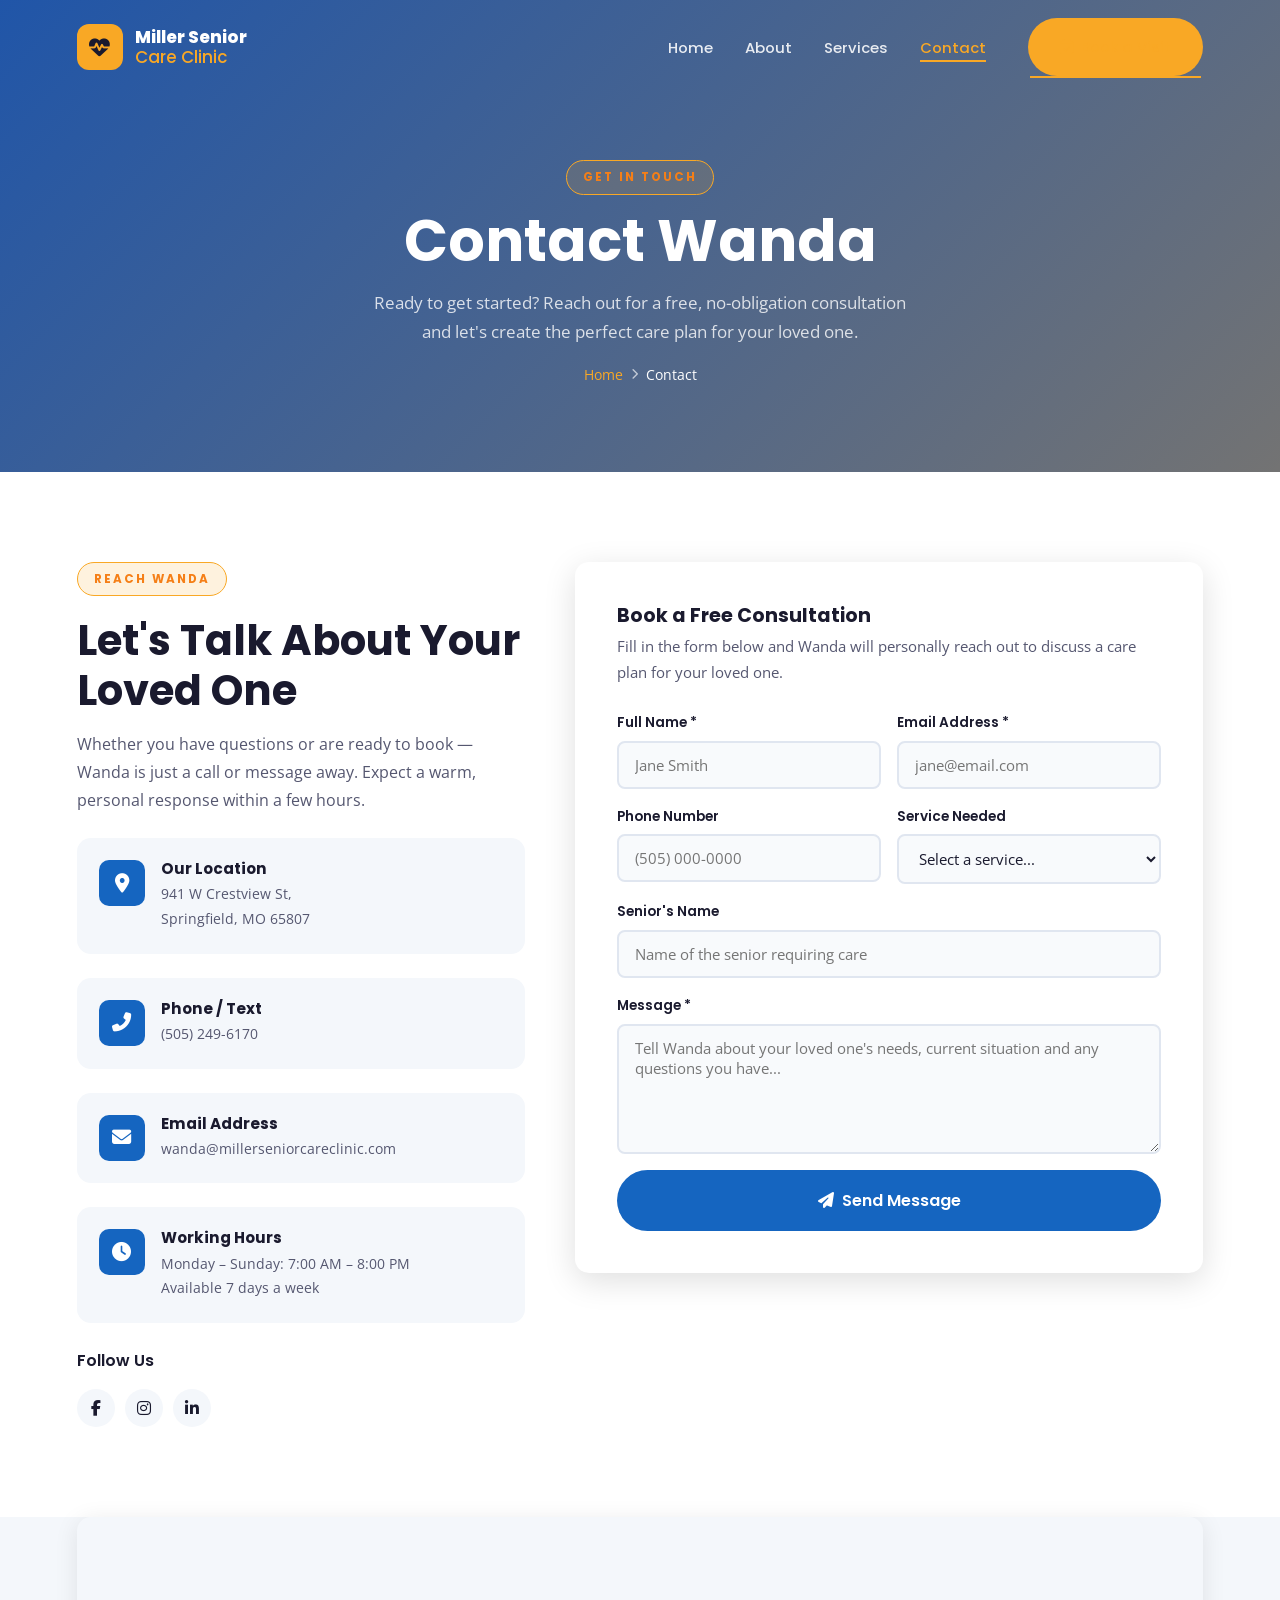
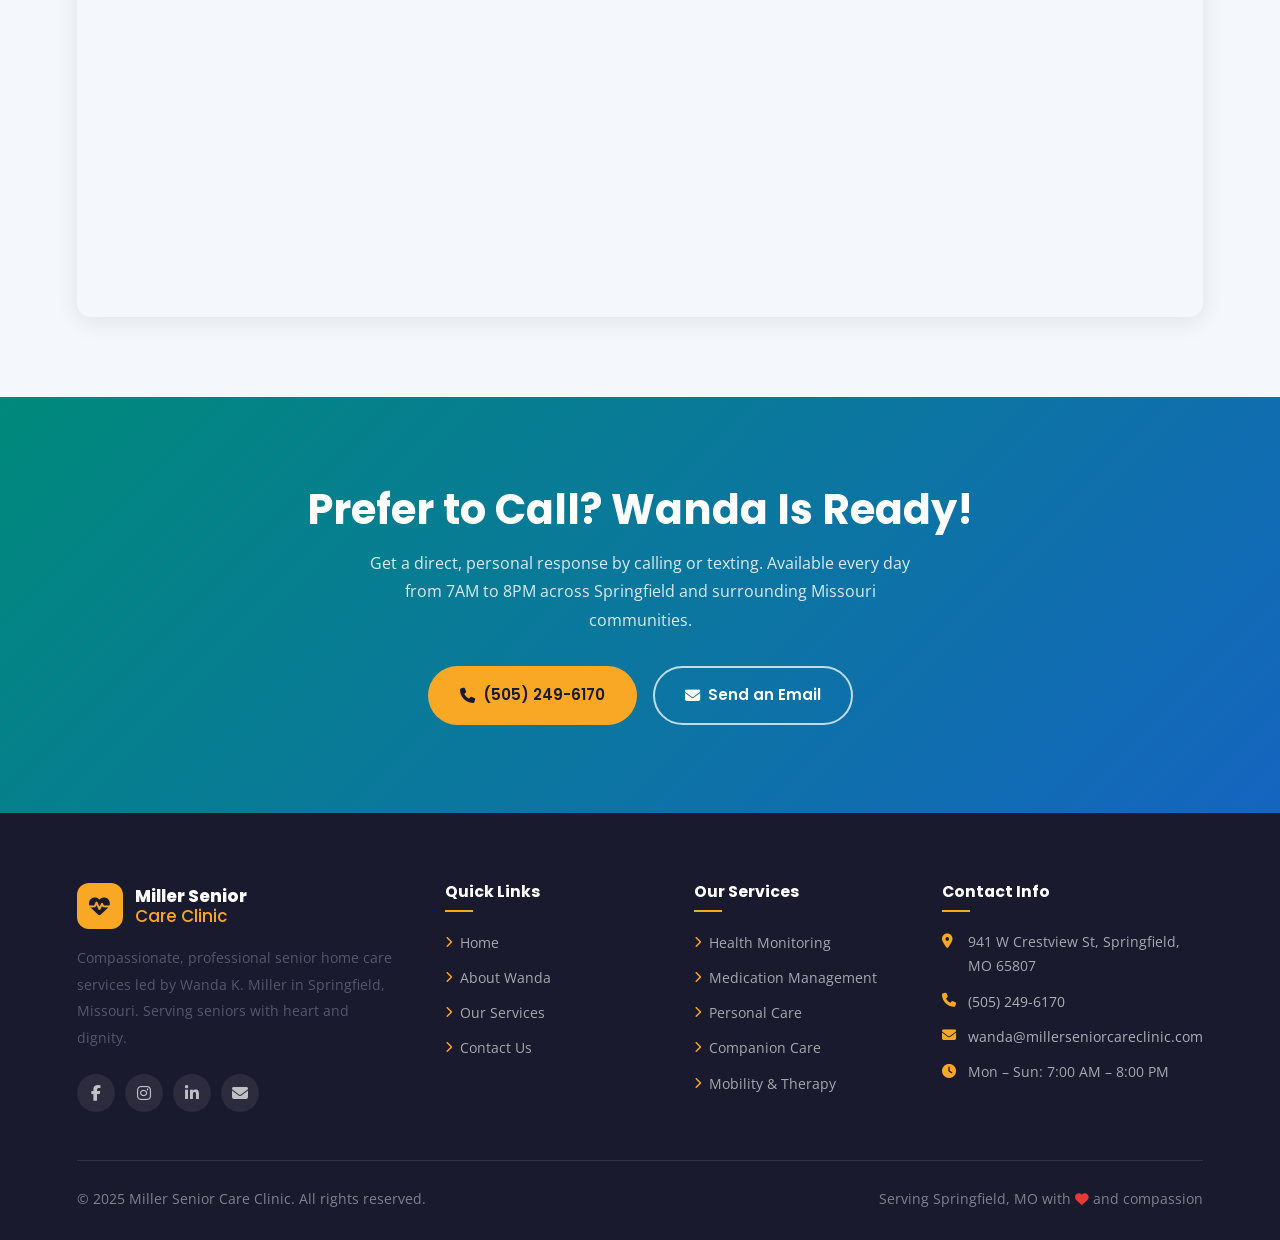
<file: contact.html>
<!doctype html>
<html lang="en">
  <head>
    <meta charset="UTF-8" />
    <meta name="viewport" content="width=device-width, initial-scale=1.0" />
    <meta
      name="description"
      content="Contact Miller Senior Care Clinic – Book a free consultation with Wanda K. Miller in Springfield, Missouri."
    />
    <title>Contact Us | Miller Senior Care Clinic</title>
    <link rel="icon" href="assets/images/favicon.ico" type="image/x-icon" />
    <link rel="preconnect" href="https://fonts.googleapis.com" />
    <link rel="preconnect" href="https://fonts.gstatic.com" crossorigin />
    <link
      href="https://fonts.googleapis.com/css2?family=Poppins:wght@400;500;600;700;800&family=Open+Sans:wght@400;500;600&display=swap"
      rel="stylesheet"
    />
    <link
      rel="stylesheet"
      href="https://cdnjs.cloudflare.com/ajax/libs/font-awesome/6.5.0/css/all.min.css"
    />
    <link rel="stylesheet" href="assets/css/style.css" />
  </head>
  <body>
    <!-- NAVBAR -->
    <nav class="navbar">
      <a href="index.html" class="nav-logo">
        <div class="logo-icon"><i class="fas fa-heartbeat"></i></div>
        <div class="logo-text">Miller Senior <span>Care Clinic</span></div>
      </a>
      <ul class="nav-links">
        <li><a href="index.html">Home</a></li>
        <li><a href="about.html">About</a></li>
        <li><a href="services.html">Services</a></li>
        <li><a href="contact.html" class="active">Contact</a></li>
        <li class="nav-cta">
          <a href="contact.html" class="btn btn-primary">
            <i class="fas fa-calendar-check"></i> Book a Visit
          </a>
        </li>
      </ul>
      <div
        class="hamburger"
        aria-label="Toggle Menu"
        role="button"
        tabindex="0"
      >
        <span></span><span></span><span></span>
      </div>
    </nav>

    <!-- PAGE HERO -->
    <div class="page-hero contact-hero-bg">
      <div class="page-hero-content">
        <span class="section-tag">Get In Touch</span>
        <h1>Contact Wanda</h1>
        <p>
          Ready to get started? Reach out for a free, no-obligation consultation
          and let's create the perfect care plan for your loved one.
        </p>
        <div class="breadcrumb">
          <a href="index.html">Home</a>
          <i class="fas fa-chevron-right" style="font-size: 0.7rem"></i>
          <span>Contact</span>
        </div>
      </div>
    </div>

    <!-- CONTACT SECTION -->
    <section class="contact-section">
      <div class="contact-grid">
        <!-- Left: Contact Info -->
        <div class="contact-info">
          <div>
            <span class="section-tag">Reach Wanda</span>
            <h2 class="section-title" style="margin-top: 8px">
              Let's Talk About Your Loved One
            </h2>
            <p style="margin-bottom: 0">
              Whether you have questions or are ready to book — Wanda is just a
              call or message away. Expect a warm, personal response within a
              few hours.
            </p>
          </div>

          <div class="ci-card reveal">
            <div class="ci-icon"><i class="fas fa-map-marker-alt"></i></div>
            <div class="ci-text">
              <h4>Our Location</h4>
              <p>941 W Crestview St,<br />Springfield, MO 65807</p>
            </div>
          </div>

          <div class="ci-card reveal">
            <div class="ci-icon"><i class="fas fa-phone-alt"></i></div>
            <div class="ci-text">
              <h4>Phone / Text</h4>
              <p>
                <a href="tel:+15052496170" style="color: var(--gray)"
                  >(505) 249-6170</a
                >
              </p>
            </div>
          </div>

          <div class="ci-card reveal">
            <div class="ci-icon"><i class="fas fa-envelope"></i></div>
            <div class="ci-text">
              <h4>Email Address</h4>
              <p>
                <a
                  href="mailto:wanda@millerseniorcareclinic.com"
                  style="color: var(--gray)"
                  >wanda@millerseniorcareclinic.com</a
                >
              </p>
            </div>
          </div>

          <div class="ci-card reveal">
            <div class="ci-icon"><i class="fas fa-clock"></i></div>
            <div class="ci-text">
              <h4>Working Hours</h4>
              <p>
                Monday – Sunday: 7:00 AM – 8:00 PM<br />Available 7 days a week
              </p>
            </div>
          </div>

          <div>
            <p
              style="
                font-family: var(--font-head);
                font-weight: 600;
                color: var(--dark);
                margin-bottom: 14px;
              "
            >
              Follow Us
            </p>
            <div class="social-links">
              <a
                href="#"
                aria-label="Facebook"
                style="background: var(--light-gray); color: var(--dark)"
                ><i class="fab fa-facebook-f"></i
              ></a>
              <a
                href="#"
                aria-label="Instagram"
                style="background: var(--light-gray); color: var(--dark)"
                ><i class="fab fa-instagram"></i
              ></a>
              <a
                href="#"
                aria-label="LinkedIn"
                style="background: var(--light-gray); color: var(--dark)"
                ><i class="fab fa-linkedin-in"></i
              ></a>
            </div>
          </div>
        </div>

        <!-- Right: Contact Form -->
        <div class="contact-form-wrap reveal">
          <h3>Book a Free Consultation</h3>
          <p>
            Fill in the form below and Wanda will personally reach out to
            discuss a care plan for your loved one.
          </p>

          <form
            id="contactForm"
            action="https://formsubmit.co/wanda@millerseniorcareclinic.com"
            method="POST"
            novalidate
          >
            <!-- FormSubmit.co Config -->
            <input
              type="hidden"
              name="_subject"
              value="New Care Consultation Request – Miller Senior Care Clinic"
            />
            <input type="hidden" name="_captcha" value="false" />
            <input type="hidden" name="_template" value="table" />
            <input type="text" name="_honey" style="display: none" />

            <div class="form-row">
              <div class="form-group">
                <label for="name">Full Name *</label>
                <input
                  type="text"
                  id="name"
                  name="name"
                  placeholder="Jane Smith"
                  required
                />
              </div>
              <div class="form-group">
                <label for="email">Email Address *</label>
                <input
                  type="email"
                  id="email"
                  name="email"
                  placeholder="jane@email.com"
                  required
                />
              </div>
            </div>

            <div class="form-row">
              <div class="form-group">
                <label for="phone">Phone Number</label>
                <input
                  type="tel"
                  id="phone"
                  name="phone"
                  placeholder="(505) 000-0000"
                />
              </div>
              <div class="form-group">
                <label for="service">Service Needed</label>
                <select id="service" name="service">
                  <option value="" disabled selected>
                    Select a service...
                  </option>
                  <option value="Health Monitoring">Health Monitoring</option>
                  <option value="Medication Management">
                    Medication Management
                  </option>
                  <option value="Personal Care Assistance">
                    Personal Care Assistance
                  </option>
                  <option value="Companion Care">Companion Care</option>
                  <option value="Mobility & Therapy Support">
                    Mobility & Therapy Support
                  </option>
                  <option value="Nutrition & Meal Support">
                    Nutrition & Meal Support
                  </option>
                  <option value="Dementia & Memory Care">
                    Dementia & Memory Care
                  </option>
                  <option value="Post-Hospital Recovery Care">
                    Post-Hospital Recovery Care
                  </option>
                  <option value="Light Housekeeping">Light Housekeeping</option>
                  <option value="Not Sure / Multiple Services">
                    Not Sure / Multiple Services
                  </option>
                </select>
              </div>
            </div>

            <div class="form-group">
              <label for="senior_name">Senior's Name</label>
              <input
                type="text"
                id="senior_name"
                name="senior_name"
                placeholder="Name of the senior requiring care"
              />
            </div>

            <div class="form-group">
              <label for="message">Message *</label>
              <textarea
                id="message"
                name="message"
                placeholder="Tell Wanda about your loved one's needs, current situation and any questions you have..."
                required
              ></textarea>
            </div>

            <button
              type="submit"
              id="submitBtn"
              class="btn btn-blue"
              style="
                width: 100%;
                justify-content: center;
                font-size: 1rem;
                padding: 16px;
              "
            >
              <i class="fas fa-paper-plane"></i> Send Message
            </button>

            <div
              id="formSuccess"
              class="form-success"
              style="display: none; margin-top: 16px"
            >
              <i
                class="fas fa-check-circle"
                style="color: var(--blue); font-size: 1.4rem"
              ></i>
              <span>Message sent! Wanda will get back to you very soon.</span>
            </div>

            <div
              id="formError"
              style="
                display: none;
                background: #fff3f3;
                border: 1px solid #e53935;
                border-radius: 8px;
                padding: 14px 18px;
                color: #c62828;
                font-size: 0.9rem;
                margin-top: 14px;
                align-items: center;
                gap: 10px;
              "
            >
              <i class="fas fa-exclamation-circle"></i>
              <span
                >Something went wrong. Please call Wanda directly at
                <strong>(505) 249-6170</strong>.</span
              >
            </div>
          </form>
        </div>
      </div>
    </section>

    <!-- GOOGLE MAP -->
    <section class="map-section">
      <div class="map-wrap reveal">
        <iframe
          src="https://www.google.com/maps/embed?pb=!1m18!1m12!1m3!1d3!2d-93.3301!3d37.1985!2m3!1f0!2f0!3f0!3m2!1i1024!2i768!4f13.1!3m3!1m2!1s0x87cf62f0a0a0a0a1%3A0x1234567890abcdef!2s941%20W%20Crestview%20St%2C%20Springfield%2C%20MO%2065807!5e0!3m2!1sen!2sus!4v1234567890"
          allowfullscreen=""
          loading="lazy"
          referrerpolicy="no-referrer-when-downgrade"
          title="Miller Senior Care Clinic – 941 W Crestview St, Springfield MO"
        >
        </iframe>
      </div>
    </section>

    <!-- CTA BANNER -->
    <section class="cta-banner">
      <h2 class="reveal">Prefer to Call? Wanda Is Ready!</h2>
      <p class="reveal">
        Get a direct, personal response by calling or texting. Available every
        day from 7AM to 8PM across Springfield and surrounding Missouri
        communities.
      </p>
      <div class="cta-btns reveal">
        <a href="tel:+15052496170" class="btn btn-primary"
          ><i class="fas fa-phone"></i> (505) 249-6170</a
        >
        <a href="mailto:wandamillen@email.com" class="btn btn-outline"
          ><i class="fas fa-envelope"></i> Send an Email</a
        >
      </div>
    </section>

    <!-- FOOTER -->
    <footer>
      <div class="footer-grid">
        <div class="footer-brand">
          <div class="nav-logo" style="margin-bottom: 0">
            <div class="logo-icon"><i class="fas fa-heartbeat"></i></div>
            <div class="logo-text">Miller Senior <span>Care Clinic</span></div>
          </div>
          <p>
            Compassionate, professional senior home care services led by Wanda
            K. Miller in Springfield, Missouri. Serving seniors with heart and
            dignity.
          </p>
          <div class="social-links">
            <a href="#" aria-label="Facebook"
              ><i class="fab fa-facebook-f"></i
            ></a>
            <a href="#" aria-label="Instagram"
              ><i class="fab fa-instagram"></i
            ></a>
            <a href="#" aria-label="LinkedIn"
              ><i class="fab fa-linkedin-in"></i
            ></a>
            <a href="mailto:wanda@millerseniorcareclinic.com" aria-label="Email"
              ><i class="fas fa-envelope"></i
            ></a>
          </div>
        </div>
        <div class="footer-col">
          <h4>Quick Links</h4>
          <ul>
            <li>
              <a href="index.html"><i class="fas fa-chevron-right"></i> Home</a>
            </li>
            <li>
              <a href="about.html"
                ><i class="fas fa-chevron-right"></i> About Wanda</a
              >
            </li>
            <li>
              <a href="services.html"
                ><i class="fas fa-chevron-right"></i> Our Services</a
              >
            </li>
            <li>
              <a href="contact.html"
                ><i class="fas fa-chevron-right"></i> Contact Us</a
              >
            </li>
          </ul>
        </div>
        <div class="footer-col">
          <h4>Our Services</h4>
          <ul>
            <li>
              <a href="services.html"
                ><i class="fas fa-chevron-right"></i> Health Monitoring</a
              >
            </li>
            <li>
              <a href="services.html"
                ><i class="fas fa-chevron-right"></i> Medication Management</a
              >
            </li>
            <li>
              <a href="services.html"
                ><i class="fas fa-chevron-right"></i> Personal Care</a
              >
            </li>
            <li>
              <a href="services.html"
                ><i class="fas fa-chevron-right"></i> Companion Care</a
              >
            </li>
            <li>
              <a href="services.html"
                ><i class="fas fa-chevron-right"></i> Mobility & Therapy</a
              >
            </li>
          </ul>
        </div>
        <div class="footer-col">
          <h4>Contact Info</h4>
          <ul class="footer-contact-list">
            <li>
              <i class="fas fa-map-marker-alt"></i> 941 W Crestview St,
              Springfield, MO 65807
            </li>
            <li>
              <i class="fas fa-phone"></i
              ><a
                href="tel:+15052496170"
                style="color: rgba(255, 255, 255, 0.65)"
              >
                (505) 249-6170</a
              >
            </li>
            <li>
              <i class="fas fa-envelope"></i
              ><a
                href="mailto:wanda@millerseniorcareclinic.com"
                style="color: rgba(255, 255, 255, 0.65)"
              >
                wanda@millerseniorcareclinic.com</a
              >
            </li>
            <li><i class="fas fa-clock"></i> Mon – Sun: 7:00 AM – 8:00 PM</li>
          </ul>
        </div>
      </div>
      <div class="footer-bottom">
        <p>© 2025 Miller Senior Care Clinic. All rights reserved.</p>
        <p>
          Serving Springfield, MO with
          <i class="fas fa-heart" style="color: #e53935"></i> and compassion
        </p>
      </div>
    </footer>

    <button id="backToTop" aria-label="Back to top">
      <i class="fas fa-chevron-up"></i>
    </button>
    <script src="assets/js/main.js"></script>

    <!-- ── INLINE FORM JS ── -->
    <script>
      (function () {
        const form = document.getElementById("contactForm");
        const btn = document.getElementById("submitBtn");
        const successBox = document.getElementById("formSuccess");
        const errorBox = document.getElementById("formError");
        const emailReg = /^[^\s@]+@[^\s@]+\.[^\s@]+$/;

        function showFieldError(el, msg) {
          el.style.borderColor = "#c62828";
          const err = document.createElement("span");
          err.className = "field-error";
          err.style.cssText =
            "color:#c62828;font-size:0.80rem;margin-top:4px;display:block;";
          err.textContent = msg;
          el.parentNode.appendChild(err);
        }

        function clearErrors() {
          form.querySelectorAll(".field-error").forEach((e) => e.remove());
          form
            .querySelectorAll("input, textarea, select")
            .forEach((el) => (el.style.borderColor = ""));
          successBox.style.display = "none";
          errorBox.style.display = "none";
        }

        form.addEventListener("submit", async function (e) {
          e.preventDefault();
          clearErrors();

          const nameEl = document.getElementById("name");
          const emailEl = document.getElementById("email");
          const messageEl = document.getElementById("message");

          let valid = true;
          if (!nameEl.value.trim()) {
            showFieldError(nameEl, "Please enter your full name.");
            valid = false;
          }
          if (!emailReg.test(emailEl.value.trim())) {
            showFieldError(emailEl, "Please enter a valid email address.");
            valid = false;
          }
          if (!messageEl.value.trim()) {
            showFieldError(messageEl, "Please enter your message.");
            valid = false;
          }
          if (!valid) return;

          // Loading state
          btn.disabled = true;
          btn.innerHTML = '<i class="fas fa-spinner fa-spin"></i> Sending...';

          try {
            const res = await fetch(form.action, {
              method: "POST",
              body: new FormData(form),
              headers: { Accept: "application/json" },
            });

            if (res.ok) {
              form.reset();
              btn.disabled = false;
              btn.innerHTML = '<i class="fas fa-paper-plane"></i> Send Message';
              successBox.style.display = "flex";
              errorBox.style.display = "none";
              window.scrollTo({
                top:
                  successBox.getBoundingClientRect().top + window.scrollY - 100,
                behavior: "smooth",
              });
            } else {
              throw new Error("Server error");
            }
          } catch (err) {
            btn.disabled = false;
            btn.innerHTML = '<i class="fas fa-paper-plane"></i> Send Message';
            errorBox.style.display = "flex";
            successBox.style.display = "none";
          }
        });

        // Live border reset on input
        form.querySelectorAll("input, textarea, select").forEach((el) => {
          el.addEventListener("input", function () {
            this.style.borderColor = "";
            const err = this.parentNode.querySelector(".field-error");
            if (err) err.remove();
          });
        });
      })();
    </script>
  </body>
</html>
</file>
<file: assets/css/style.css>
/* ================================================
   MILLER SENIOR CARE CLINIC — style.css
   ================================================ */

/* ── 1. CSS Variables ── */
:root {
  --blue:         #1565C0;
  --blue-light:   #1976D2;
  --blue-dark:    #0D47A1;
  --teal:         #00897B;
  --teal-light:   #26A69A;
  --gold:         #F9A825;
  --gold-dark:    #F57F17;
  --dark:         #1A1A2E;
  --gray:         #555770;
  --light-gray:   #F4F7FB;
  --white:        #FFFFFF;
  --shadow:       0 4px 24px rgba(0,0,0,0.09);
  --shadow-md:    0 8px 32px rgba(0,0,0,0.13);
  --radius:       14px;
  --transition:   all 0.3s ease;
  --font-head:    'Poppins', sans-serif;
  --font-body:    'Open Sans', sans-serif;
}

/* ── 2. Reset & Base ── */
*, *::before, *::after { box-sizing: border-box; margin: 0; padding: 0; }
html { scroll-behavior: smooth; }
body {
  font-family: var(--font-body);
  color: var(--dark);
  background: var(--white);
  line-height: 1.75;
  overflow-x: hidden;
}
img { max-width: 100%; display: block; }
a  { text-decoration: none; color: inherit; }
ul { list-style: none; }

/* ── 3. Typography ── */
h1,h2,h3,h4 { font-family: var(--font-head); line-height: 1.2; }
h1 { font-size: clamp(2.2rem, 5vw, 3.6rem); }
h2 { font-size: clamp(1.8rem, 3.5vw, 2.6rem); }
h3 { font-size: 1.2rem; }
p  { color: var(--gray); }

.section-tag {
  display: inline-block;
  background: rgba(249,168,37,0.15);
  color: var(--gold-dark);
  border: 1px solid var(--gold);
  font-family: var(--font-head);
  font-weight: 700;
  font-size: 0.74rem;
  letter-spacing: 2px;
  text-transform: uppercase;
  padding: 6px 16px;
  border-radius: 50px;
  margin-bottom: 12px;
}
.section-title { color: var(--dark); margin-bottom: 14px; }
.section-sub { max-width: 600px; margin: 0 auto 50px; text-align: center; font-size: 1.02rem; }
.text-center { text-align: center; }

/* ── 4. Buttons ── */
.btn {
  display: inline-flex;
  align-items: center;
  gap: 8px;
  padding: 14px 30px;
  border-radius: 50px;
  font-family: var(--font-head);
  font-weight: 600;
  font-size: 0.95rem;
  cursor: pointer;
  border: 2px solid transparent;
  transition: var(--transition);
  text-decoration: none;
}
.btn-primary {
  background: var(--gold);
  color: var(--dark);
}
.btn-primary:hover {
  background: var(--gold-dark);
  transform: translateY(-2px);
  box-shadow: 0 8px 25px rgba(249,168,37,0.40);
}
.btn-outline {
  background: transparent;
  color: var(--white);
  border-color: rgba(255,255,255,0.75);
}
.btn-outline:hover {
  background: var(--white);
  color: var(--blue-dark);
  transform: translateY(-2px);
}
.btn-blue {
  background: var(--blue);
  color: var(--white);
}
.btn-blue:hover {
  background: var(--blue-dark);
  transform: translateY(-2px);
  box-shadow: 0 8px 25px rgba(21,101,192,0.35);
}
.btn-teal {
  background: var(--teal);
  color: var(--white);
}
.btn-teal:hover {
  background: #00695C;
  transform: translateY(-2px);
  box-shadow: 0 8px 25px rgba(0,137,123,0.35);
}

/* ── 5. Navbar ── */
.navbar {
  position: fixed;
  top: 0; left: 0; right: 0;
  z-index: 1000;
  display: flex;
  align-items: center;
  justify-content: space-between;
  padding: 18px 6%;
  transition: var(--transition);
  background: transparent;
}
.navbar.scrolled {
  background: var(--blue-dark);
  padding: 12px 6%;
  box-shadow: var(--shadow-md);
}
.nav-logo {
  display: flex;
  align-items: center;
  gap: 12px;
}
.nav-logo .logo-icon {
  width: 46px; height: 46px;
  background: var(--gold);
  border-radius: 12px;
  display: flex; align-items: center; justify-content: center;
  font-size: 1.3rem;
  color: var(--dark);
}
.nav-logo .logo-text {
  font-family: var(--font-head);
  font-weight: 800;
  font-size: 1.05rem;
  color: var(--white);
  line-height: 1.2;
}
.nav-logo .logo-text span { color: var(--gold); display: block; font-weight: 500; }

.nav-links {
  display: flex;
  align-items: center;
  gap: 32px;
}
.nav-links a {
  color: rgba(255,255,255,0.88);
  font-family: var(--font-head);
  font-weight: 500;
  font-size: 0.93rem;
  position: relative;
  transition: var(--transition);
}
.nav-links a::after {
  content: '';
  position: absolute;
  bottom: -4px; left: 0;
  width: 0; height: 2px;
  background: var(--gold);
  transition: var(--transition);
}
.nav-links a:hover, .nav-links a.active { color: var(--gold); }
.nav-links a:hover::after, .nav-links a.active::after { width: 100%; }
.nav-cta { margin-left: 10px; }

.hamburger {
  display: none;
  flex-direction: column;
  gap: 5px;
  cursor: pointer;
  padding: 4px;
  z-index: 1001;
}
.hamburger span {
  display: block;
  width: 26px; height: 3px;
  background: var(--white);
  border-radius: 3px;
  transition: var(--transition);
}
.hamburger.open span:nth-child(1) { transform: translateY(8px) rotate(45deg); }
.hamburger.open span:nth-child(2) { opacity: 0; }
.hamburger.open span:nth-child(3) { transform: translateY(-8px) rotate(-45deg); }

/* ── 6. Hero ── */
.hero {
  position: relative;
  min-height: 100vh;
  display: flex;
  align-items: center;
  background: url('https://images.unsplash.com/photo-1576765608866-5b51046452be?w=1600&q=80') center/cover no-repeat;
}
.hero::before {
  content: '';
  position: absolute; inset: 0;
  background: linear-gradient(135deg, rgba(13,71,161,0.92) 0%, rgba(0,0,0,0.60) 100%);
}
.hero-content {
  position: relative;
  padding: 130px 6% 90px;
  max-width: 720px;
}
.hero-badge {
  display: inline-flex;
  align-items: center;
  gap: 8px;
  background: rgba(249,168,37,0.15);
  border: 1px solid rgba(249,168,37,0.60);
  color: var(--gold);
  padding: 8px 18px;
  border-radius: 50px;
  font-size: 0.80rem;
  font-weight: 600;
  letter-spacing: 1px;
  text-transform: uppercase;
  margin-bottom: 22px;
}
.hero-content h1 { color: var(--white); margin-bottom: 18px; font-weight: 800; }
.hero-content h1 span { color: var(--gold); }
.hero-content p { color: rgba(255,255,255,0.85); font-size: 1.08rem; max-width: 580px; margin-bottom: 36px; }
.hero-btns { display: flex; gap: 16px; flex-wrap: wrap; }
.hero-stats {
  display: flex;
  gap: 44px;
  margin-top: 56px;
  flex-wrap: wrap;
}
.stat { color: var(--white); }
.stat strong { display: block; font-family: var(--font-head); font-size: 2.2rem; font-weight: 800; color: var(--gold); }
.stat span { font-size: 0.85rem; opacity: 0.80; }

/* ── 7. Trust Bar ── */
.trust-bar { background: var(--blue-dark); padding: 18px 6%; }
.trust-bar-inner {
  display: flex;
  align-items: center;
  justify-content: center;
  flex-wrap: wrap;
  gap: 10px;
}
.trust-item {
  display: flex;
  align-items: center;
  gap: 10px;
  color: rgba(255,255,255,0.88);
  font-family: var(--font-head);
  font-size: 0.88rem;
  font-weight: 500;
  padding: 6px 10px;
}
.trust-item i { color: var(--gold); font-size: 1rem; }
.trust-divider { width: 1px; height: 24px; background: rgba(255,255,255,0.20); }

/* ── 8. Sections ── */
section { padding: 90px 6%; }

/* ── 9. Services Snapshot ── */
.services-snapshot { background: var(--light-gray); }
.services-grid {
  display: grid;
  grid-template-columns: repeat(auto-fit, minmax(240px, 1fr));
  gap: 26px;
  margin-top: 20px;
}
.service-card {
  background: var(--white);
  border-radius: var(--radius);
  padding: 36px 26px;
  text-align: center;
  box-shadow: var(--shadow);
  transition: var(--transition);
  border-top: 4px solid transparent;
}
.service-card:hover {
  transform: translateY(-8px);
  border-top-color: var(--blue);
  box-shadow: var(--shadow-md);
}
.service-card .icon {
  width: 72px; height: 72px;
  background: linear-gradient(135deg, var(--blue), var(--blue-light));
  border-radius: 50%;
  display: flex; align-items: center; justify-content: center;
  font-size: 1.8rem; color: var(--white);
  margin: 0 auto 22px;
}
.service-card h3 { margin-bottom: 10px; }

/* ── 10. Why Us ── */
.why-us { background: var(--white); }
.why-grid {
  display: grid;
  grid-template-columns: 1fr 1fr;
  gap: 60px;
  align-items: center;
}
.why-img { border-radius: var(--radius); overflow: hidden; box-shadow: var(--shadow-md); position: relative; }
.why-img img { width: 100%; height: 460px; object-fit: cover; }
.why-badge {
  position: absolute;
  bottom: 24px; right: 24px;
  background: var(--gold);
  padding: 16px 20px;
  border-radius: var(--radius);
  text-align: center;
}
.why-badge strong { display: block; font-family: var(--font-head); font-size: 1.8rem; color: var(--dark); font-weight: 800; }
.why-badge span   { font-size: 0.78rem; font-weight: 600; color: var(--dark); }
.why-list { display: flex; flex-direction: column; gap: 22px; margin-top: 28px; }
.why-item { display: flex; gap: 18px; align-items: flex-start; }
.why-item .wi-icon {
  min-width: 48px; height: 48px;
  background: var(--light-gray);
  border-radius: 10px;
  display: flex; align-items: center; justify-content: center;
  color: var(--blue); font-size: 1.2rem;
  transition: var(--transition);
}
.why-item:hover .wi-icon { background: var(--blue); color: var(--white); }
.why-item h4 { margin-bottom: 4px; font-size: 1rem; }
.why-item p  { font-size: 0.90rem; }

/* ── 11. Stats Strip ── */
.stats-strip { background: linear-gradient(135deg, var(--blue-dark), var(--blue)); padding: 70px 6%; }
.stats-grid {
  display: grid;
  grid-template-columns: repeat(auto-fit, minmax(180px, 1fr));
  gap: 30px;
}
.stat-box {
  text-align: center; color: var(--white);
  padding: 30px 20px; border-radius: var(--radius);
  background: rgba(255,255,255,0.08);
  border: 1px solid rgba(255,255,255,0.12);
  transition: var(--transition);
}
.stat-box:hover { background: rgba(255,255,255,0.15); transform: translateY(-4px); }
.stat-box i { font-size: 2rem; color: var(--gold); margin-bottom: 14px; display: block; }
.stat-box strong { display: block; font-family: var(--font-head); font-size: 2.4rem; font-weight: 800; color: var(--white); }
.stat-box span   { font-size: 0.86rem; color: rgba(255,255,255,0.72); margin-top: 4px; display: block; }

/* ── 12. Testimonials ── */
.testimonials { background: var(--dark); padding: 90px 6%; }
.testimonials .section-tag { background: rgba(249,168,37,0.15); border-color: var(--gold); color: var(--gold); }
.testimonials .section-title { color: var(--white); }
.testimonials .section-sub   { color: rgba(255,255,255,0.65); }
.testimonial-grid {
  display: grid;
  grid-template-columns: repeat(auto-fit, minmax(280px, 1fr));
  gap: 24px;
}
.t-card {
  background: rgba(255,255,255,0.05);
  border: 1px solid rgba(255,255,255,0.10);
  border-radius: var(--radius); padding: 32px;
  transition: var(--transition);
}
.t-card:hover { background: rgba(255,255,255,0.10); transform: translateY(-4px); }
.t-stars { color: var(--gold); font-size: 1rem; margin-bottom: 16px; }
.t-card p  { color: rgba(255,255,255,0.78); font-style: italic; margin-bottom: 24px; font-size: 0.95rem; }
.t-author  { display: flex; align-items: center; gap: 14px; }
.t-avatar  {
  width: 46px; height: 46px; border-radius: 50%;
  background: linear-gradient(135deg, var(--blue), var(--teal));
  display: flex; align-items: center; justify-content: center;
  font-family: var(--font-head); font-weight: 700; color: var(--white); font-size: 1rem;
}
.t-name { font-family: var(--font-head); font-weight: 600; color: var(--white); font-size: 0.95rem; }
.t-loc  { font-size: 0.80rem; color: rgba(255,255,255,0.50); margin-top: 2px; }

/* ── 13. Process Section ── */
.process-section { background: var(--light-gray); }
.process-grid {
  display: flex; align-items: center; justify-content: center;
  gap: 20px; flex-wrap: wrap; margin-top: 20px;
}
.process-card {
  background: var(--white); border-radius: var(--radius);
  padding: 36px 28px; text-align: center; box-shadow: var(--shadow);
  flex: 1; min-width: 220px; max-width: 280px;
  position: relative; transition: var(--transition);
}
.process-card:hover { transform: translateY(-6px); box-shadow: var(--shadow-md); }
.process-num {
  position: absolute; top: -16px; left: 50%; transform: translateX(-50%);
  background: var(--blue); color: var(--white);
  font-family: var(--font-head); font-weight: 800; font-size: 0.85rem;
  padding: 4px 14px; border-radius: 50px;
}
.process-icon {
  width: 66px; height: 66px;
  background: linear-gradient(135deg, var(--blue), var(--teal));
  border-radius: 50%;
  display: flex; align-items: center; justify-content: center;
  font-size: 1.6rem; color: var(--white);
  margin: 16px auto 18px;
}
.process-card h3 { margin-bottom: 10px; font-size: 1.05rem; }
.process-arrow { color: var(--blue); font-size: 1.6rem; opacity: 0.40; }

/* ── 14. CTA Banner ── */
.cta-banner {
  background: linear-gradient(135deg, var(--teal), var(--blue));
  padding: 88px 6%; text-align: center;
}
.cta-banner h2 { color: var(--white); margin-bottom: 14px; }
.cta-banner p  { color: rgba(255,255,255,0.85); max-width: 560px; margin: 0 auto 32px; font-size: 1.02rem; }
.cta-btns { display: flex; gap: 16px; justify-content: center; flex-wrap: wrap; }

/* ── 15. About Page ── */
.about-story { background: var(--white); }
.about-grid { display: grid; grid-template-columns: 1fr 1fr; gap: 60px; align-items: center; }
.about-img { border-radius: var(--radius); overflow: hidden; box-shadow: var(--shadow-md); }
.about-img img { width: 100%; height:100%; object-fit: cover; }
.about-text p { margin-bottom: 16px; }
.about-highlights { display: grid; grid-template-columns: 1fr 1fr; gap: 14px; margin-top: 28px; }
.highlight-box { background: var(--light-gray); border-radius: 10px; padding: 18px; border-left: 4px solid var(--blue); }
.highlight-box strong { display: block; font-family: var(--font-head); font-size: 1.6rem; color: var(--blue); }
.highlight-box span   { font-size: 0.82rem; color: var(--gray); }

.values-section { background: var(--light-gray); }
.values-grid { display: grid; grid-template-columns: repeat(auto-fit, minmax(200px, 1fr)); gap: 22px; margin-top: 20px; }
.value-card { background: var(--white); border-radius: var(--radius); padding: 32px 22px; text-align: center; box-shadow: var(--shadow); transition: var(--transition); }
.value-card:hover { transform: translateY(-6px); box-shadow: var(--shadow-md); }
.value-card .v-icon { font-size: 2.2rem; color: var(--blue); margin-bottom: 14px; }
.value-card h3 { margin-bottom: 8px; font-size: 1.05rem; }

/* ── 16. Services Full Page ── */
.services-full { background: var(--white); }
.services-full-grid { display: grid; grid-template-columns: repeat(auto-fit, minmax(300px, 1fr)); gap: 28px; margin-top: 20px; }
.service-full-card { border-radius: var(--radius); overflow: hidden; box-shadow: var(--shadow); transition: var(--transition); background: var(--white); }
.service-full-card:hover { transform: translateY(-8px); box-shadow: var(--shadow-md); }
.sf-img { position: relative; overflow: hidden; }
.sf-img img { width: 100%; height: 210px; object-fit: cover; transition: var(--transition); }
.service-full-card:hover .sf-img img { transform: scale(1.06); }
.sf-badge { position: absolute; top: 14px; right: 14px; background: var(--gold); color: var(--dark); font-size: 0.72rem; font-weight: 700; padding: 4px 12px; border-radius: 50px; }
.sf-body { padding: 26px; }
.sf-icon { width: 50px; height: 50px; background: linear-gradient(135deg, var(--blue), var(--teal)); border-radius: 10px; display: flex; align-items: center; justify-content: center; color: var(--white); font-size: 1.3rem; margin-bottom: 14px; }
.sf-body h3 { margin-bottom: 8px; }
.sf-features { margin-top: 16px; display: flex; flex-direction: column; gap: 8px; }
.sf-features li { display: flex; align-items: center; gap: 10px; font-size: 0.88rem; color: var(--gray); }
.sf-features li i { color: var(--teal); font-size: 0.82rem; }

/* ── 17. Contact Page ── */
.contact-section { background: var(--white); }
.contact-grid { display: grid; grid-template-columns: 1fr 1.4fr; gap: 50px; align-items: start; }
.contact-info { display: flex; flex-direction: column; gap: 24px; }
.ci-card { display: flex; gap: 16px; align-items: flex-start; background: var(--light-gray); border-radius: var(--radius); padding: 22px; transition: var(--transition); }
.ci-card:hover { background: var(--blue); }
.ci-card:hover .ci-icon, .ci-card:hover h4, .ci-card:hover p { color: var(--white); }
.ci-icon { min-width: 46px; height: 46px; background: var(--blue); border-radius: 10px; display: flex; align-items: center; justify-content: center; color: var(--white); font-size: 1.2rem; transition: var(--transition); }
.ci-card:hover .ci-icon { background: rgba(255,255,255,0.20); }
.ci-text h4 { margin-bottom: 4px; font-size: 0.95rem; transition: var(--transition); }
.ci-text p  { font-size: 0.88rem; margin: 0; transition: var(--transition); }
.contact-form-wrap { background: var(--white); border-radius: var(--radius); padding: 42px; box-shadow: var(--shadow-md); }
.contact-form-wrap h3 { margin-bottom: 6px; }
.contact-form-wrap > p { margin-bottom: 26px; font-size: 0.93rem; }
.form-row { display: grid; grid-template-columns: 1fr 1fr; gap: 16px; }
.form-group { display: flex; flex-direction: column; gap: 6px; margin-bottom: 16px; }
.form-group label { font-family: var(--font-head); font-size: 0.85rem; font-weight: 600; color: var(--dark); }
.form-group input,
.form-group select,
.form-group textarea { padding: 12px 16px; border: 2px solid #e0e6f0; border-radius: 8px; font-family: var(--font-body); font-size: 0.93rem; color: var(--dark); transition: var(--transition); outline: none; background: #f8fafc; }
.form-group input:focus,
.form-group select:focus,
.form-group textarea:focus { border-color: var(--blue); background: var(--white); box-shadow: 0 0 0 3px rgba(21,101,192,0.10); }
.form-group textarea { resize: vertical; min-height: 130px; }
.form-success { display: none; background: #e3f2fd; border: 1px solid var(--blue); border-radius: 8px; padding: 14px 18px; color: var(--blue-dark); font-weight: 600; margin-top: 14px; align-items: center; gap: 10px; font-size: 0.92rem; }
.map-section { background: var(--light-gray); padding: 0 6% 80px; }
.map-wrap { border-radius: var(--radius); overflow: hidden; box-shadow: var(--shadow); }
.map-wrap iframe { width: 100%; height: 400px; border: none; display: block; }

/* ── 18. Page Hero (inner pages) ── */
.page-hero { position: relative; padding: 160px 6% 85px; text-align: center; }
.page-hero::before { content: ''; position: absolute; inset: 0; background: linear-gradient(135deg, rgba(13,71,161,0.92), rgba(0,0,0,0.55)); z-index: 0; }
.page-hero-content { position: relative; z-index: 1; }
.page-hero h1 { color: var(--white); margin-bottom: 12px; }
.page-hero p  { color: rgba(255,255,255,0.80); font-size: 1.05rem; max-width: 540px; margin: 0 auto; }
.breadcrumb { display: flex; align-items: center; justify-content: center; gap: 8px; margin-top: 16px; font-size: 0.86rem; color: rgba(255,255,255,0.65); }
.breadcrumb a { color: var(--gold); }
.breadcrumb span { color: var(--white); }
.about-hero-bg    { background: url('https://images.unsplash.com/photo-1559757148-5c350d0d3c56?w=1600&q=80') center/cover no-repeat; }
.services-hero-bg { background: url('https://images.unsplash.com/photo-1576765608866-5b51046452be?w=1600&q=80') center/cover no-repeat; }
.contact-hero-bg  { background: url('https://images.unsplash.com/photo-1516574187841-cb9cc2ca948b?w=1600&q=80') center/cover no-repeat; }

/* ── 19. Footer ── */
footer { background: var(--dark); padding: 70px 6% 30px; color: rgba(255,255,255,0.70); }
.footer-grid { display: grid; grid-template-columns: 1.6fr 1fr 1fr 1.3fr; gap: 48px; margin-bottom: 48px; }
.footer-brand p { margin: 16px 0 22px; font-size: 0.90rem; line-height: 1.85; }
.social-links { display: flex; gap: 10px; }
.social-links a { width: 38px; height: 38px; border-radius: 50%; background: rgba(255,255,255,0.08); display: flex; align-items: center; justify-content: center; color: rgba(255,255,255,0.70); transition: var(--transition); }
.social-links a:hover { background: var(--gold); color: var(--dark); }
.footer-col h4 { font-family: var(--font-head); font-size: 0.98rem; color: var(--white); margin-bottom: 18px; position: relative; padding-bottom: 10px; }
.footer-col h4::after { content: ''; position: absolute; bottom: 0; left: 0; width: 28px; height: 2px; background: var(--gold); }
.footer-col ul { display: flex; flex-direction: column; gap: 10px; }
.footer-col ul li a { color: rgba(255,255,255,0.62); font-size: 0.90rem; transition: var(--transition); display: flex; align-items: center; gap: 8px; }
.footer-col ul li a i { color: var(--gold); font-size: 0.72rem; }
.footer-col ul li a:hover { color: var(--gold); padding-left: 4px; }
.footer-contact-list { display: flex; flex-direction: column; gap: 13px; }
.footer-contact-list li { display: flex; align-items: flex-start; gap: 12px; font-size: 0.88rem; color: rgba(255,255,255,0.62); }
.footer-contact-list li i { color: var(--gold); margin-top: 4px; min-width: 14px; }
.footer-bottom { border-top: 1px solid rgba(255,255,255,0.10); padding-top: 26px; display: flex; justify-content: space-between; align-items: center; flex-wrap: wrap; gap: 10px; font-size: 0.85rem; }
.footer-bottom p { color: rgba(255,255,255,0.45); margin: 0; }

/* ── 20. Animations ── */
.reveal { opacity: 0; transform: translateY(32px); transition: opacity 0.65s ease, transform 0.65s ease; }
.reveal.visible { opacity: 1; transform: translateY(0); }
.reveal-left  { opacity: 0; transform: translateX(-32px); transition: opacity 0.65s ease, transform 0.65s ease; }
.reveal-right { opacity: 0; transform: translateX(32px);  transition: opacity 0.65s ease, transform 0.65s ease; }
.reveal-left.visible, .reveal-right.visible { opacity: 1; transform: translateX(0); }

/* ── 21. Back to Top ── */
#backToTop { position: fixed; bottom: 30px; right: 30px; width: 48px; height: 48px; background: var(--blue); color: var(--white); border: none; border-radius: 50%; font-size: 1.1rem; cursor: pointer; box-shadow: var(--shadow); display: flex; align-items: center; justify-content: center; opacity: 0; pointer-events: none; transition: var(--transition); z-index: 999; }
#backToTop.show { opacity: 1; pointer-events: all; }
#backToTop:hover { background: var(--blue-dark); transform: translateY(-3px); }

/* ── 22. Media Queries ── */
@media (max-width: 992px) {
  .why-grid, .about-grid, .contact-grid { grid-template-columns: 1fr; }
  .footer-grid { grid-template-columns: 1fr 1fr; }
  .why-img img, .about-img img { height: 340px; }
  .process-arrow { display: none; }
}
@media (max-width: 768px) {
  .nav-links, .nav-cta { display: none; flex-direction: column; }
  .nav-links.open { display: flex; position: fixed; top: 0; left: 0; right: 0; bottom: 0; background: var(--blue-dark); justify-content: center; align-items: center; gap: 32px; z-index: 999; }
  .nav-links.open .nav-cta { display: flex; }
  .nav-links a { font-size: 1.25rem; }
  .hamburger { display: flex; }
  .form-row { grid-template-columns: 1fr; }
  .trust-divider { display: none; }
  .hero-stats { gap: 22px; }
  .cta-btns { flex-direction: column; align-items: center; }
  .about-highlights { grid-template-columns: 1fr 1fr; }
}
@media (max-width: 480px) {
  section { padding: 70px 5%; }
  .footer-grid { grid-template-columns: 1fr; }
  .hero-btns { flex-direction: column; }
  .about-highlights { grid-template-columns: 1fr; }
  .contact-form-wrap { padding: 26px 18px; }
  .trust-bar-inner { justify-content: flex-start; }
}
</file>
